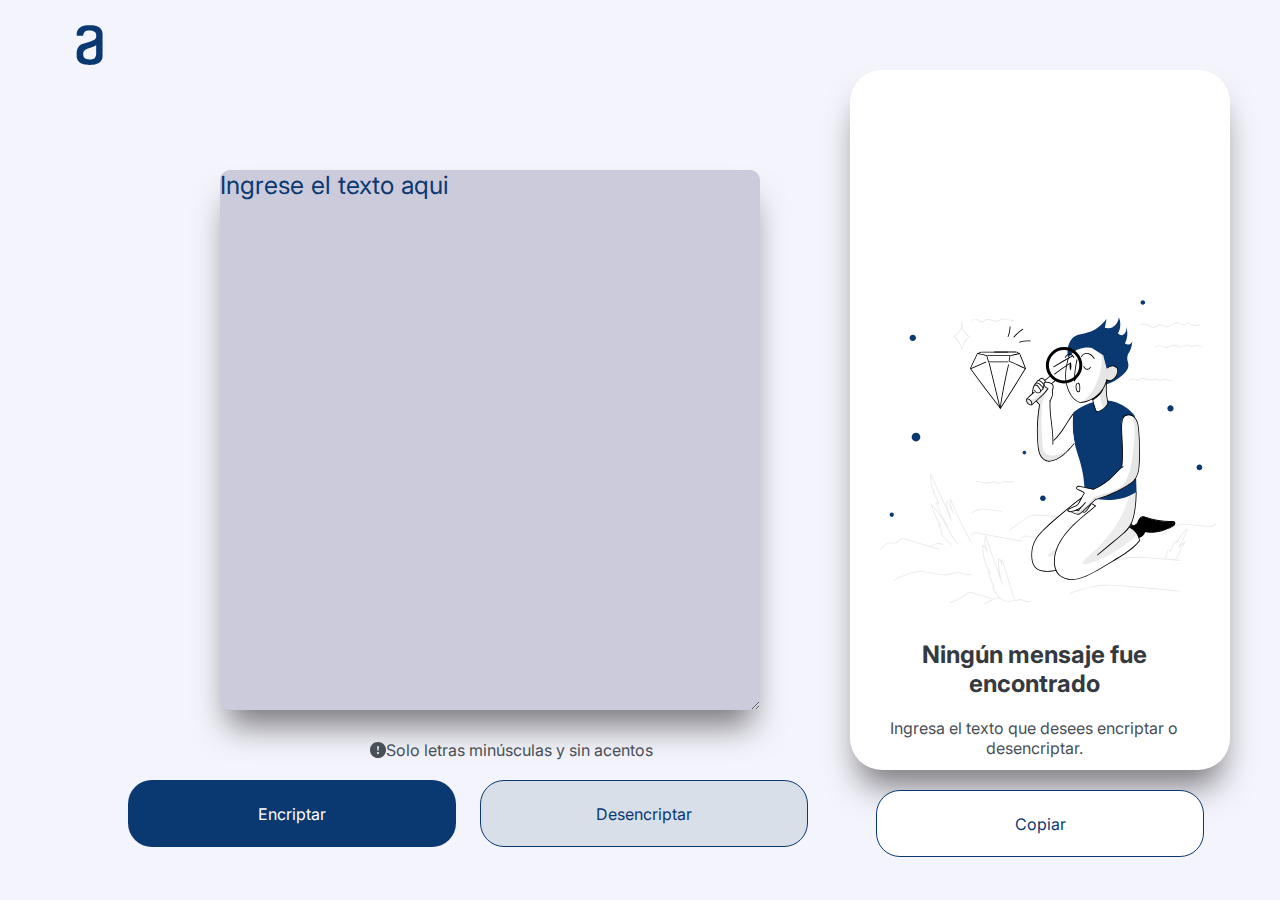
<file: index.html>
<!DOCTYPE html>
<html lang="es">
<head>
    <meta charset="UTF-8">
    <meta name="viewport" content="width=device-width">
    <link rel="stylesheet" href="carpeta_css/style.css">
    <link href="https://fonts.googleapis.com/css2?family=Inter:wght@200;300;400&display=swap" rel="stylesheet">
    <title>Encriptador challenge Alura</title>
</head>
<body>
    <header>
        <img class="logo" src="imagenes/Logo.svg" alt="logo">
    </header>
    <main>
        <section class="seccion1">
            <div class="contenedorcajatexto">
                <textarea rows= "40" cols = "40" placeholder="Ingrese el texto aqui" id="mensajeEnviado" class="cajatexto"></textarea>
            </div>
            <div class="alerta">
                <img src="imagenes/alerta.svg" alt="alerta">
                <p>Solo letras minúsculas y sin acentos</p>
            </div>
            <div class="contenedor-botones">
                <button type="button" onclick="encriptador();" class="btn-encriptar" value="Encriptar">Encriptar</button>
                <button type="button" onclick="desencriptador();" class="btn-desencriptar" value="Desencriptar">Desencriptar</button>
        
            </div>
        </section>
        <section class="seccion2">
            <div class="contenedordibujo">
                <img src="imagenes/Muñeco.svg" alt="muñeco">
            </div>
            <div class="contenedor-parrafo">
                <h3>Ningún mensaje fue <br> encontrado</h3>
                <p>Ingresa el texto que desees encriptar o <br> desencriptar.</p>
            </div>
            <div class="contenedor-copiar">
                <input type="button" class="btn-copiar" value="Copiar">
            </div>
            <div class="contenedor-resultado">
                <p class="texto-resultado"></p>
            </div>

        </section>
    </main>
    <script src="appfinal.js"></script>
</body>
</html>
</file>
<file: carpeta_css/style.css>
*{
    margin: 0;
    padding: 0;
    font-family: 'Inter', sans-serif;
}

body{
    background-color: #f4f4fc;
}

header{
    width: 100%;
    height: 70px;
}

.logo{
    width: 100px;
    height: 50px;
    padding-top: 20px;
    padding-left: 40px;
}

main{
    position: absolute;
    width: 100%;
    height: 90%;
    display: flex;
    justify-content: space-between;
}

.contenedorcajatexto{
    position: absolute;
    left: 120px;
    top: 100px;
    padding-left: 100px;
    width: 1080px;
    height: 600px;
}

.cajatexto{
    width: 50%;
    height: 90%;
    border: none;
    background-color: #cbcbdc;
    cursor: pointer;
    color: #0A3871;
    font-size: 25px;
    font-weight: 400;
    font-family: 'Inter', sans-serif;
    box-sizing: border-box;
    border-radius: 10px;
    box-shadow: 0px 24px 32px -8px rgba(0, 0, 0, 0.50);
}

.cajatexto::placeholder{
    color: #0A3871;
}

.alerta{
    position: absolute;
    top: 670px;
    left: 370px;
    display: flex;
    color: #495057;
}

.contenedor-botones{
    position: absolute;
    top: 700px;
    height: 80px;
    padding-left: 10%;
    padding-top: 10px;
}

.btn-encriptar{
    width: 328px;
    height: 67px;
    border-radius: 24px;
    background-color: #0A3871;
    color: white;
    font-size: 16px;
    font-weight: 400;
    font-family: 'Inter', sans-serif;
    border: none;
    margin-right: 20px;
    cursor: pointer;
}

.btn-desencriptar{
    width: 328px;
    height: 67px;
    border-radius: 24px;
    background-color: #D8DFE8;
    color: #0A3871;
    font-size: 16px;
    font-weight: 400;
    font-family: 'Inter', sans-serif;
    border: 1px solid #0A3871;
    cursor: pointer;
}

.seccion2{
    display: block;
    position: relative;
    width: 380px;
    height: 700px;
    right: 50px;
    padding-right: 20px;
    background-color: #ffffff;
    box-sizing: border-box;
    border-radius: 32px;
    box-shadow: 0px 24px 32px -8px rgba(0, 0, 0, 0.50);
}

.contenedordibujo{
    position: absolute;
    left: 30px;
    top: 180px;
    box-sizing: border-box;
    padding-top: 50px;
}

.contenedor-parrafo{
    position: absolute;
    box-sizing: border-box;
    top: 570px;
    left: 40px;
 }

 .contenedor-parrafo h3{
    font-size: 24px;
    font-weight: 700;
    font-family: 'Inter', sans-serif;
    text-align: center;
    color: #343A40;
}

.contenedor-parrafo p{
    font-family: 'Inter', sans-serif;
    font-weight: 400;
    font-size: 16px;
    text-align: center;
    color: #495057;
    padding-top: 20px;
}

.contenedor-resultado{
    position: absolute;
    bottom: 200px;
    width: 320px;
    height: 450px;
    padding: 0;
    box-sizing: border-box;
    margin-left: 25px;
}

.contenedor-resultado p{
    color: #4a1658;
    font-size: 20px;
}

.contenedor-copiar{
    display: flex;
    position: absolute;
    bottom: 400px;
    top: 670px;
    background-color: aqua;
    padding-left: 30px;
}

.btn-copiar{
    width: 328px;
    height: 67px;
    border-radius: 24px;
    background-color: #ffffff;
    color: #0A3871;
    font-size: 16px;
    font-weight: 400;
    font-family: 'Inter', sans-serif;
    border: 1px solid #0A3871;
    cursor: pointer;
    position: relative;
    top: 50px;
    right: 4px;
}

.ocultar{
    display: none;
}

@media screen and (max-width:768px){
    .contenedorcajatexto {
        position: absolute;
        left: 76px;
        top: 36px;
        padding-left: 7px;
        width: 673px;
        height: 462px;
    }
    .cajatexto{
        width: 80%;
    }
    .alerta {
        position: absolute;
        top: 502px;
        left: 270px;
        display: flex;
        color: #495057;
    }
    .contenedor-botones {
        position: absolute;
        top: 511px;
        height: 90px;
        padding-left: 10%;
        padding-top: 23px;
    }
    .seccion2 {
        display: block;
        position: relative;
        width: 600px;
        height: 692px;
        right: 56px;
        padding-right: 4px;
        background-color: #ffffff;
        box-sizing: border-box;
        border-radius: 32px;
        box-shadow: 0px 24px 32px -8px rgba(0, 0, 0, 0.50);
    }
    .seccion2 {
        top: 627px;
        display: block;
        position: relative;
        width: 611px;
        height: 478px;
        right: 56px;
        padding-right: 9px;
        background-color: #ffffff;
        box-sizing: border-box;
        border-radius: 32px;
        box-shadow: 0px 24px 32px -8px rgba(0, 0, 0, 0.50);
    }
    .contenedordibujo {
        position: absolute;
        left: 135px;
        top: 35px;
        box-sizing: border-box;
        padding-top: 40px;
    }
    .contenedor-parrafo {
        position: absolute;
        box-sizing: border-box;
        top: 349px;
        left: 138px;
    }
    .contenedor-copiar {
        display: flex;
        position: absolute;
        bottom: 403px;
        top: 465px;
        background-color: aqua;
        padding-left: 30px;
    }
    .contenedor-resultado {
        position: absolute;
        bottom: 77px;
        width: 543px;
        height: 354px;
        padding: 0;
        box-sizing: border-box;
        margin-left: 25px;
    }
}
@media screen and (max-device-width: 375px) {
    .contenedor-botones {
        position: absolute;
        top: 499px;
        left: 144px;
        height: 81px;
        padding-left: 10%;
        padding-top: 23px;
    }
    .alerta {
        position: relative;
        top: 461px;
        left: 297px;
        display: flex;
        color: #495057;
    }
    .seccion2 {
        top: 685px;
        display: block;
        position: relative;
        width: 271px;
        height: 475px;
        right: 56px;
        padding-right: 651px;
        background-color: #ffffff;
        box-sizing: border-box;
        border-radius: 32px;
        box-shadow: 0px 24px 32px -8px rgba(0, 0, 0, 0.50);
    }
    }
</file>
